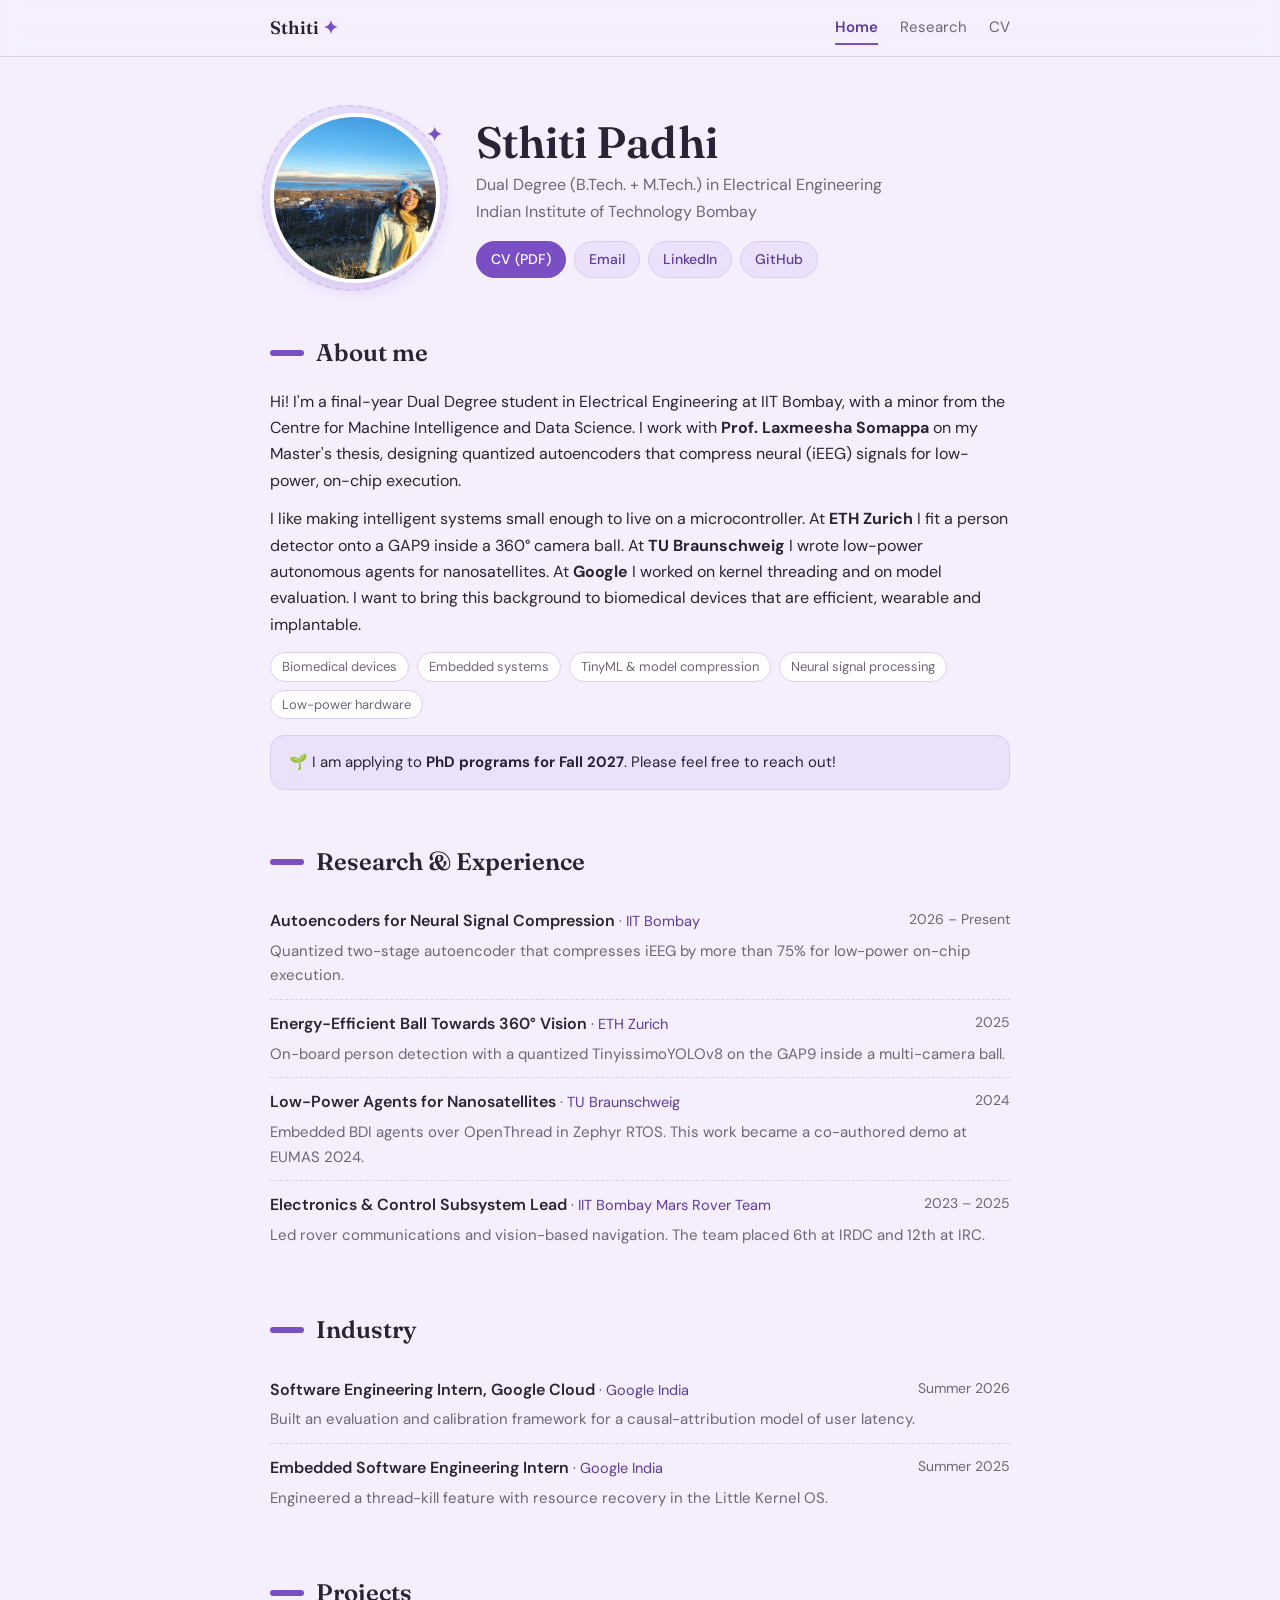
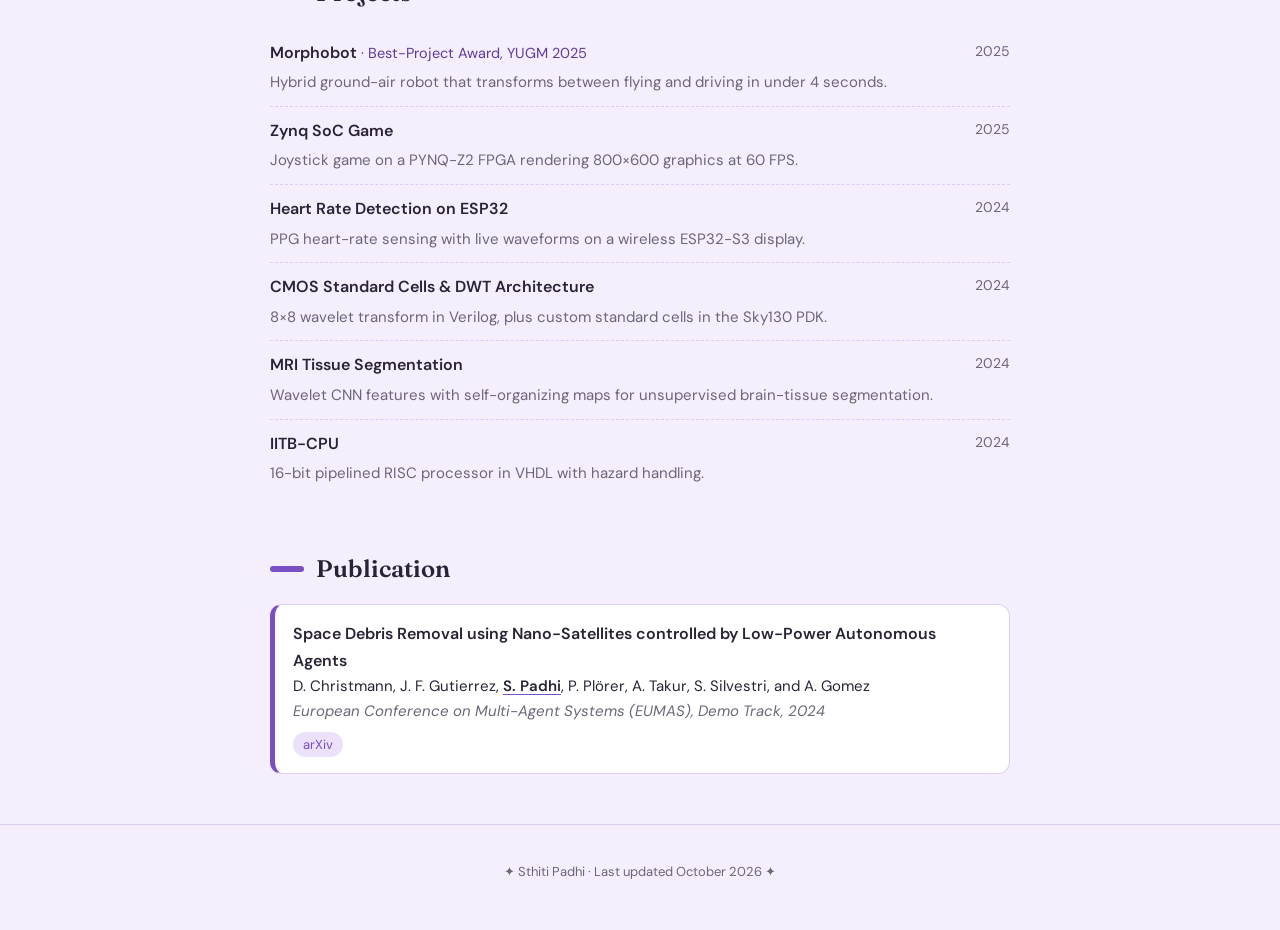
<file: index.html>
<!doctype html>
<html lang="en">
<head>
<meta charset="utf-8">
<meta name="color-scheme" content="light">
<meta name="viewport" content="width=device-width, initial-scale=1">
<title>Sthiti Padhi</title>
<meta name="description" content="Sthiti Padhi — Electrical Engineering, IIT Bombay. Embedded systems for biomedical devices.">
<link rel="preconnect" href="https://fonts.googleapis.com">
<link rel="preconnect" href="https://fonts.gstatic.com" crossorigin>
<link href="https://fonts.googleapis.com/css2?family=Fraunces:opsz,wght@9..144,500;9..144,600&family=DM+Sans:wght@400;500;600&display=swap" rel="stylesheet">
<link rel="stylesheet" href="style.css">
</head>
<body>

<nav>
  <div class="wrap">
    <a class="brand" href="index.html">Sthiti <span>✦</span></a>
    <a class="link active" href="index.html">Home</a>
    <a class="link" href="research.html">Research</a>
    <a class="link" href="cv.html">CV</a>
  </div>
</nav>

<main class="wrap">

  <header>
    <div class="hero">
      <div class="photo" id="photo">
        <!-- PHOTO: upload a square-ish picture named photo.jpg next to this file -->
        <img src="photo.jpg" alt="Photo of Sthiti Padhi" onerror="this.style.display='none'; document.getElementById('photo').classList.add('no-img');">
        <div class="initials">SP</div>
        <span class="sparkle" aria-hidden="true">✦</span>
      </div>
      <div>
        <h1>Sthiti Padhi</h1>
        <p class="tagline">Dual Degree (B.Tech. + M.Tech.) in Electrical Engineering<br>Indian Institute of Technology Bombay</p>
        <div class="pills">
          <a class="pill primary" href="cv.pdf" target="_blank">CV (PDF)</a>
          <a class="pill" href="mailto:sthiti_padhi@iitb.ac.in">Email</a>
          <a class="pill" href="https://www.linkedin.com/in/sthiti-padhi-49956b264" target="_blank">LinkedIn</a>
          <a class="pill" href="https://github.com/Sthiti9" target="_blank">GitHub</a>
        </div>
      </div>
    </div>
  </header>

  <section id="about">
    <h2>About me</h2>
    <p>Hi! I'm a final-year Dual Degree student in Electrical Engineering at IIT Bombay, with a minor from the Centre for Machine Intelligence and Data Science. I work with <strong>Prof. Laxmeesha Somappa</strong> on my Master's thesis, designing quantized autoencoders that compress neural (iEEG) signals for low-power, on-chip execution.</p>
    <p>I like making intelligent systems small enough to live on a microcontroller. At <strong>ETH Zurich</strong> I fit a person detector onto a GAP9 inside a 360° camera ball. At <strong>TU Braunschweig</strong> I wrote low-power autonomous agents for nanosatellites. At <strong>Google</strong> I worked on kernel threading and on model evaluation. I want to bring this background to biomedical devices that are efficient, wearable and implantable.</p>
    <div class="interests">
      <span class="tag">Biomedical devices</span>
      <span class="tag">Embedded systems</span>
      <span class="tag">TinyML &amp; model compression</span>
      <span class="tag">Neural signal processing</span>
      <span class="tag">Low-power hardware</span>
    </div>
    <div class="callout">🌱 I am applying to <strong>PhD programs for Fall 2027</strong>. Please feel free to reach out!</div>
  </section>

  <section id="research">
    <h2>Research &amp; Experience</h2>
    <ul class="oneliners">
      <li>
        <a class="t" href="research.html#thesis">Autoencoders for Neural Signal Compression <span class="org">· IIT Bombay</span></a>
        <span class="d">2026 – Present</span>
        <span class="desc">Quantized two-stage autoencoder that compresses iEEG by more than 75% for low-power on-chip execution.</span>
      </li>
      <li>
        <a class="t" href="research.html#eth">Energy-Efficient Ball Towards 360° Vision <span class="org">· ETH Zurich</span></a>
        <span class="d">2025</span>
        <span class="desc">On-board person detection with a quantized TinyissimoYOLOv8 on the GAP9 inside a multi-camera ball.</span>
      </li>
      <li>
        <a class="t" href="research.html#tubs">Low-Power Agents for Nanosatellites <span class="org">· TU Braunschweig</span></a>
        <span class="d">2024</span>
        <span class="desc">Embedded BDI agents over OpenThread in Zephyr RTOS. This work became a co-authored demo at EUMAS 2024.</span>
      </li>
      <li>
        <a class="t" href="research.html#rover">Electronics &amp; Control Subsystem Lead <span class="org">· IIT Bombay Mars Rover Team</span></a>
        <span class="d">2023 – 2025</span>
        <span class="desc">Led rover communications and vision-based navigation. The team placed 6th at IRDC and 12th at IRC.</span>
      </li>
    </ul>
  </section>

  <section id="industry">
    <h2>Industry</h2>
    <ul class="oneliners">
      <li>
        <span class="t">Software Engineering Intern, Google Cloud <span class="org">· Google India</span></span>
        <span class="d">Summer 2026</span>
        <span class="desc">Built an evaluation and calibration framework for a causal-attribution model of user latency.</span>
      </li>
      <li>
        <span class="t">Embedded Software Engineering Intern <span class="org">· Google India</span></span>
        <span class="d">Summer 2025</span>
        <span class="desc">Engineered a thread-kill feature with resource recovery in the Little Kernel OS.</span>
      </li>
    </ul>
  </section>

  <section id="projects">
    <h2>Projects</h2>
    <ul class="oneliners">
      <li>
        <a class="t" href="research.html#morphobot">Morphobot <span class="org">· Best-Project Award, YUGM 2025</span></a>
        <span class="d">2025</span>
        <span class="desc">Hybrid ground-air robot that transforms between flying and driving in under 4 seconds.</span>
      </li>
      <li>
        <a class="t" href="research.html#zynq">Zynq SoC Game</a>
        <span class="d">2025</span>
        <span class="desc">Joystick game on a PYNQ-Z2 FPGA rendering 800×600 graphics at 60 FPS.</span>
      </li>
      <li>
        <a class="t" href="research.html#heartrate">Heart Rate Detection on ESP32</a>
        <span class="d">2024</span>
        <span class="desc">PPG heart-rate sensing with live waveforms on a wireless ESP32-S3 display.</span>
      </li>
      <li>
        <a class="t" href="research.html#vlsi">CMOS Standard Cells &amp; DWT Architecture</a>
        <span class="d">2024</span>
        <span class="desc">8×8 wavelet transform in Verilog, plus custom standard cells in the Sky130 PDK.</span>
      </li>
      <li>
        <a class="t" href="research.html#mri">MRI Tissue Segmentation</a>
        <span class="d">2024</span>
        <span class="desc">Wavelet CNN features with self-organizing maps for unsupervised brain-tissue segmentation.</span>
      </li>
      <li>
        <a class="t" href="research.html#cpu">IITB-CPU</a>
        <span class="d">2024</span>
        <span class="desc">16-bit pipelined RISC processor in VHDL with hazard handling.</span>
      </li>
    </ul>
  </section>

  <section id="publications">
    <h2>Publication</h2>
    <div class="pub">
      <div class="title">Space Debris Removal using Nano-Satellites controlled by Low-Power Autonomous Agents</div>
      D. Christmann, J. F. Gutierrez, <span class="me">S. Padhi</span>, P. Plörer, A. Takur, S. Silvestri, and A. Gomez<br>
      <span class="venue">European Conference on Multi-Agent Systems (EUMAS), Demo Track, 2024</span>
      <div class="links"><a href="https://arxiv.org/abs/2601.00465" target="_blank">arXiv</a></div>
    </div>
  </section>

</main>

<footer>
  <div class="wrap">✦ Sthiti Padhi · Last updated October 2026 ✦</div>
</footer>

</body>
</html>
</file>
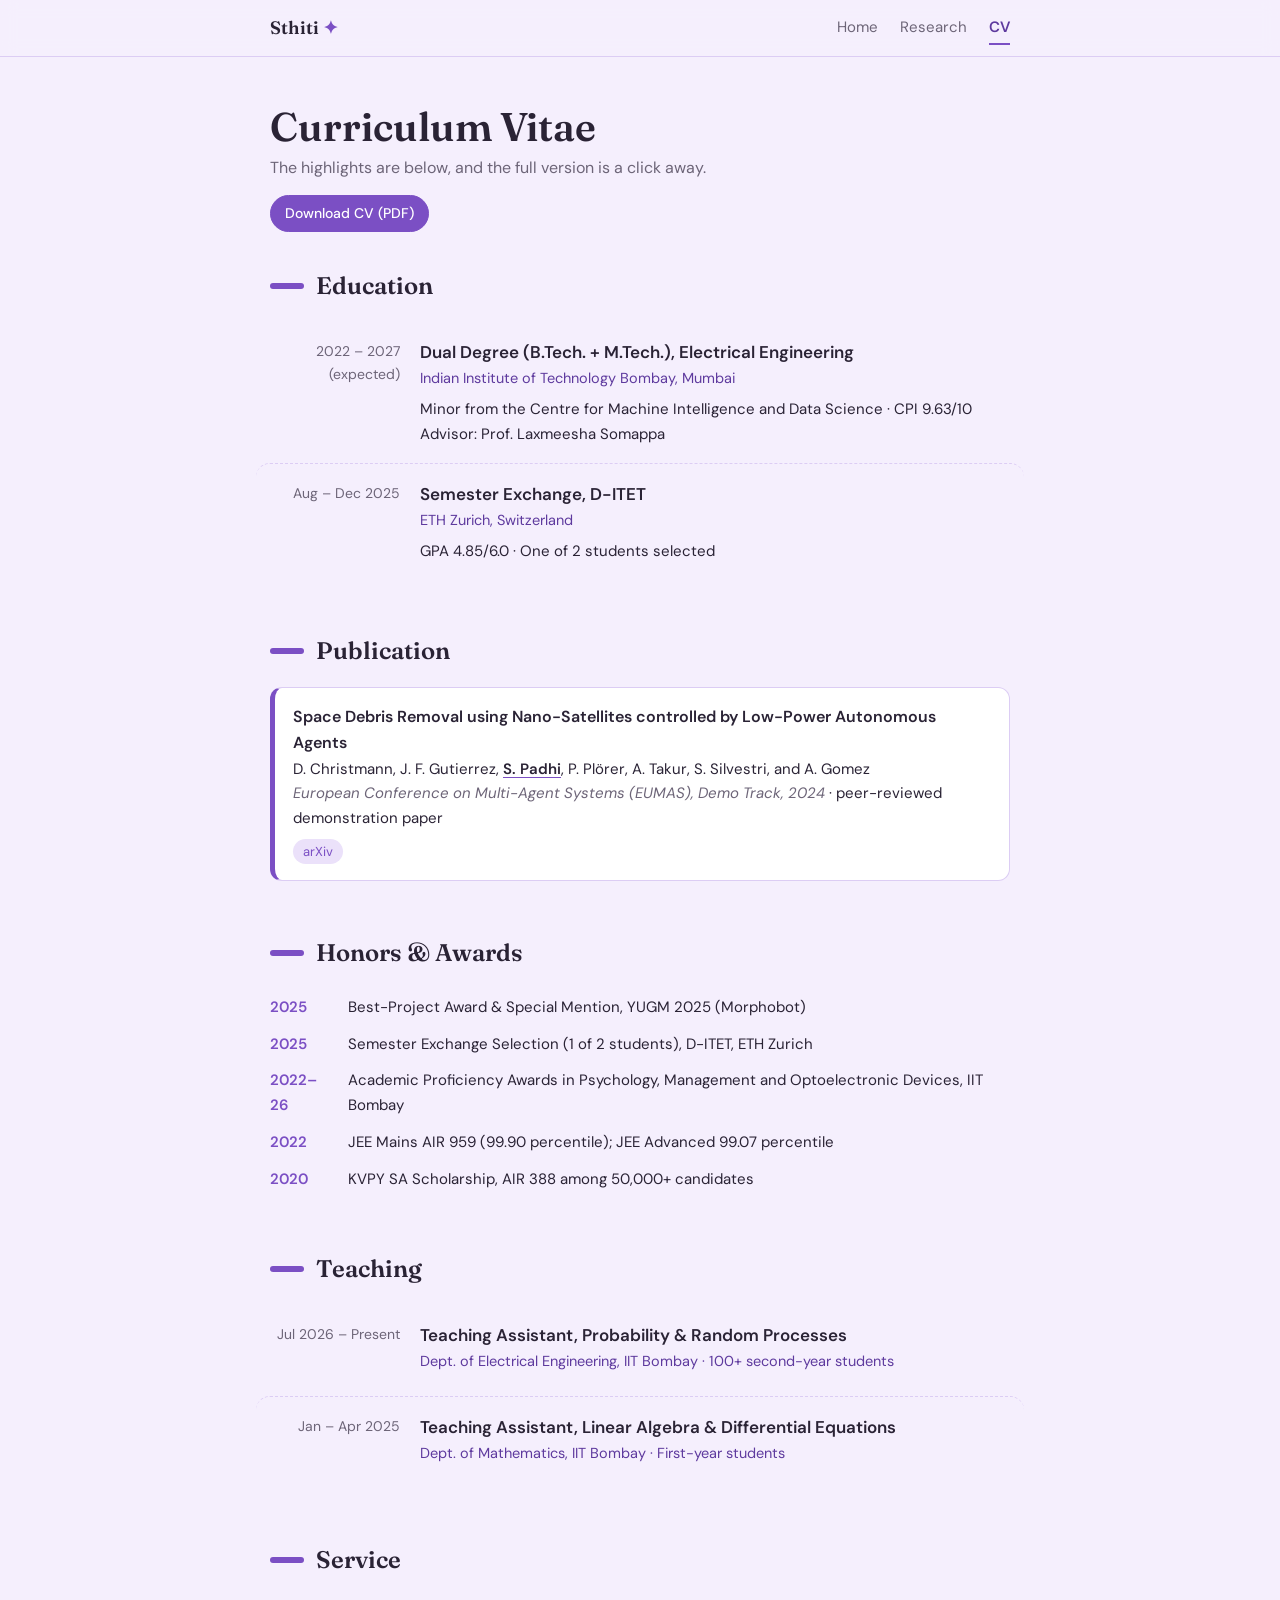
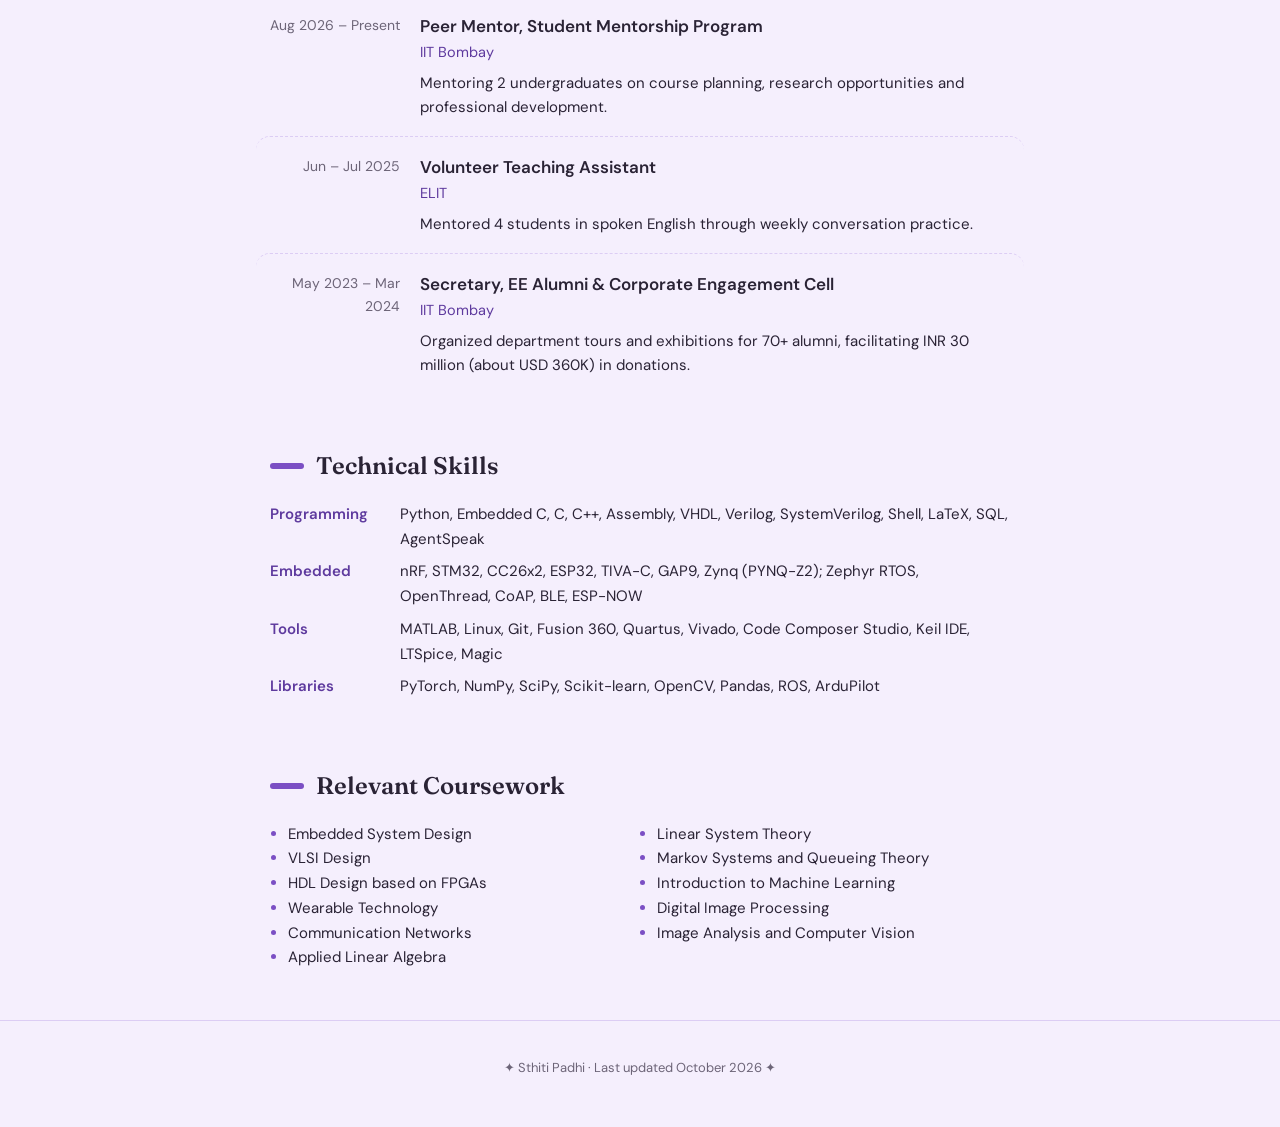
<file: cv.html>
<!doctype html>
<html lang="en">
<head>
<meta charset="utf-8">
<meta name="color-scheme" content="light">
<meta name="viewport" content="width=device-width, initial-scale=1">
<title>CV · Sthiti Padhi</title>
<link rel="preconnect" href="https://fonts.googleapis.com">
<link rel="preconnect" href="https://fonts.gstatic.com" crossorigin>
<link href="https://fonts.googleapis.com/css2?family=Fraunces:opsz,wght@9..144,500;9..144,600&family=DM+Sans:wght@400;500;600&display=swap" rel="stylesheet">
<link rel="stylesheet" href="style.css">
</head>
<body>

<nav>
  <div class="wrap">
    <a class="brand" href="index.html">Sthiti <span>✦</span></a>
    <a class="link" href="index.html">Home</a>
    <a class="link" href="research.html">Research</a>
    <a class="link active" href="cv.html">CV</a>
  </div>
</nav>

<main class="wrap">

  <div class="page-head">
    <h1>Curriculum Vitae</h1>
    <p style="margin-bottom:14px">The highlights are below, and the full version is a click away.</p>
    <a class="pill primary" href="cv.pdf" target="_blank">Download CV (PDF)</a>
  </div>

  <section>
    <h2>Education</h2>
    <div class="entry">
      <div class="date">2022 – 2027<br>(expected)</div>
      <div>
        <h3>Dual Degree (B.Tech. + M.Tech.), Electrical Engineering</h3>
        <div class="where">Indian Institute of Technology Bombay, Mumbai</div>
        <p class="lead">Minor from the Centre for Machine Intelligence and Data Science · CPI 9.63/10<br>Advisor: Prof. Laxmeesha Somappa</p>
      </div>
    </div>
    <div class="entry">
      <div class="date">Aug – Dec 2025</div>
      <div>
        <h3>Semester Exchange, D-ITET</h3>
        <div class="where">ETH Zurich, Switzerland</div>
        <p class="lead">GPA 4.85/6.0 · One of 2 students selected</p>
      </div>
    </div>
  </section>

  <section>
    <h2>Publication</h2>
    <div class="pub">
      <div class="title">Space Debris Removal using Nano-Satellites controlled by Low-Power Autonomous Agents</div>
      D. Christmann, J. F. Gutierrez, <span class="me">S. Padhi</span>, P. Plörer, A. Takur, S. Silvestri, and A. Gomez<br>
      <span class="venue">European Conference on Multi-Agent Systems (EUMAS), Demo Track, 2024</span> · peer-reviewed demonstration paper
      <div class="links"><a href="https://arxiv.org/abs/2601.00465" target="_blank">arXiv</a></div>
    </div>
  </section>

  <section>
    <h2>Honors &amp; Awards</h2>
    <div class="award"><span class="yr">2025</span><span>Best-Project Award &amp; Special Mention, YUGM 2025 (Morphobot)</span></div>
    <div class="award"><span class="yr">2025</span><span>Semester Exchange Selection (1 of 2 students), D-ITET, ETH Zurich</span></div>
    <div class="award"><span class="yr">2022–26</span><span>Academic Proficiency Awards in Psychology, Management and Optoelectronic Devices, IIT Bombay</span></div>
    <div class="award"><span class="yr">2022</span><span>JEE Mains AIR 959 (99.90 percentile); JEE Advanced 99.07 percentile</span></div>
    <div class="award"><span class="yr">2020</span><span>KVPY SA Scholarship, AIR 388 among 50,000+ candidates</span></div>
  </section>

  <section>
    <h2>Teaching</h2>
    <div class="entry">
      <div class="date">Jul 2026 – Present</div>
      <div><h3>Teaching Assistant, Probability &amp; Random Processes</h3><div class="where">Dept. of Electrical Engineering, IIT Bombay · 100+ second-year students</div></div>
    </div>
    <div class="entry">
      <div class="date">Jan – Apr 2025</div>
      <div><h3>Teaching Assistant, Linear Algebra &amp; Differential Equations</h3><div class="where">Dept. of Mathematics, IIT Bombay · First-year students</div></div>
    </div>
  </section>

  <section>
    <h2>Service</h2>
    <div class="entry">
      <div class="date">Aug 2026 – Present</div>
      <div><h3>Peer Mentor, Student Mentorship Program</h3><div class="where">IIT Bombay</div><p class="lead">Mentoring 2 undergraduates on course planning, research opportunities and professional development.</p></div>
    </div>
    <div class="entry">
      <div class="date">Jun – Jul 2025</div>
      <div><h3>Volunteer Teaching Assistant</h3><div class="where">ELIT</div><p class="lead">Mentored 4 students in spoken English through weekly conversation practice.</p></div>
    </div>
    <div class="entry">
      <div class="date">May 2023 – Mar 2024</div>
      <div><h3>Secretary, EE Alumni &amp; Corporate Engagement Cell</h3><div class="where">IIT Bombay</div><p class="lead">Organized department tours and exhibitions for 70+ alumni, facilitating INR 30 million (about USD 360K) in donations.</p></div>
    </div>
  </section>

  <section>
    <h2>Technical Skills</h2>
    <dl class="skills">
      <dt>Programming</dt><dd>Python, Embedded C, C, C++, Assembly, VHDL, Verilog, SystemVerilog, Shell, LaTeX, SQL, AgentSpeak</dd>
      <dt>Embedded</dt><dd>nRF, STM32, CC26x2, ESP32, TIVA-C, GAP9, Zynq (PYNQ-Z2); Zephyr RTOS, OpenThread, CoAP, BLE, ESP-NOW</dd>
      <dt>Tools</dt><dd>MATLAB, Linux, Git, Fusion 360, Quartus, Vivado, Code Composer Studio, Keil IDE, LTSpice, Magic</dd>
      <dt>Libraries</dt><dd>PyTorch, NumPy, SciPy, Scikit-learn, OpenCV, Pandas, ROS, ArduPilot</dd>
    </dl>
  </section>

  <section>
    <h2>Relevant Coursework</h2>
    <ul class="courses">
      <li>Embedded System Design</li>
      <li>VLSI Design</li>
      <li>HDL Design based on FPGAs</li>
      <li>Wearable Technology</li>
      <li>Communication Networks</li>
      <li>Applied Linear Algebra</li>
      <li>Linear System Theory</li>
      <li>Markov Systems and Queueing Theory</li>
      <li>Introduction to Machine Learning</li>
      <li>Digital Image Processing</li>
      <li>Image Analysis and Computer Vision</li>
    </ul>
  </section>

</main>

<footer>
  <div class="wrap">✦ Sthiti Padhi · Last updated October 2026 ✦</div>
</footer>

</body>
</html>
</file>
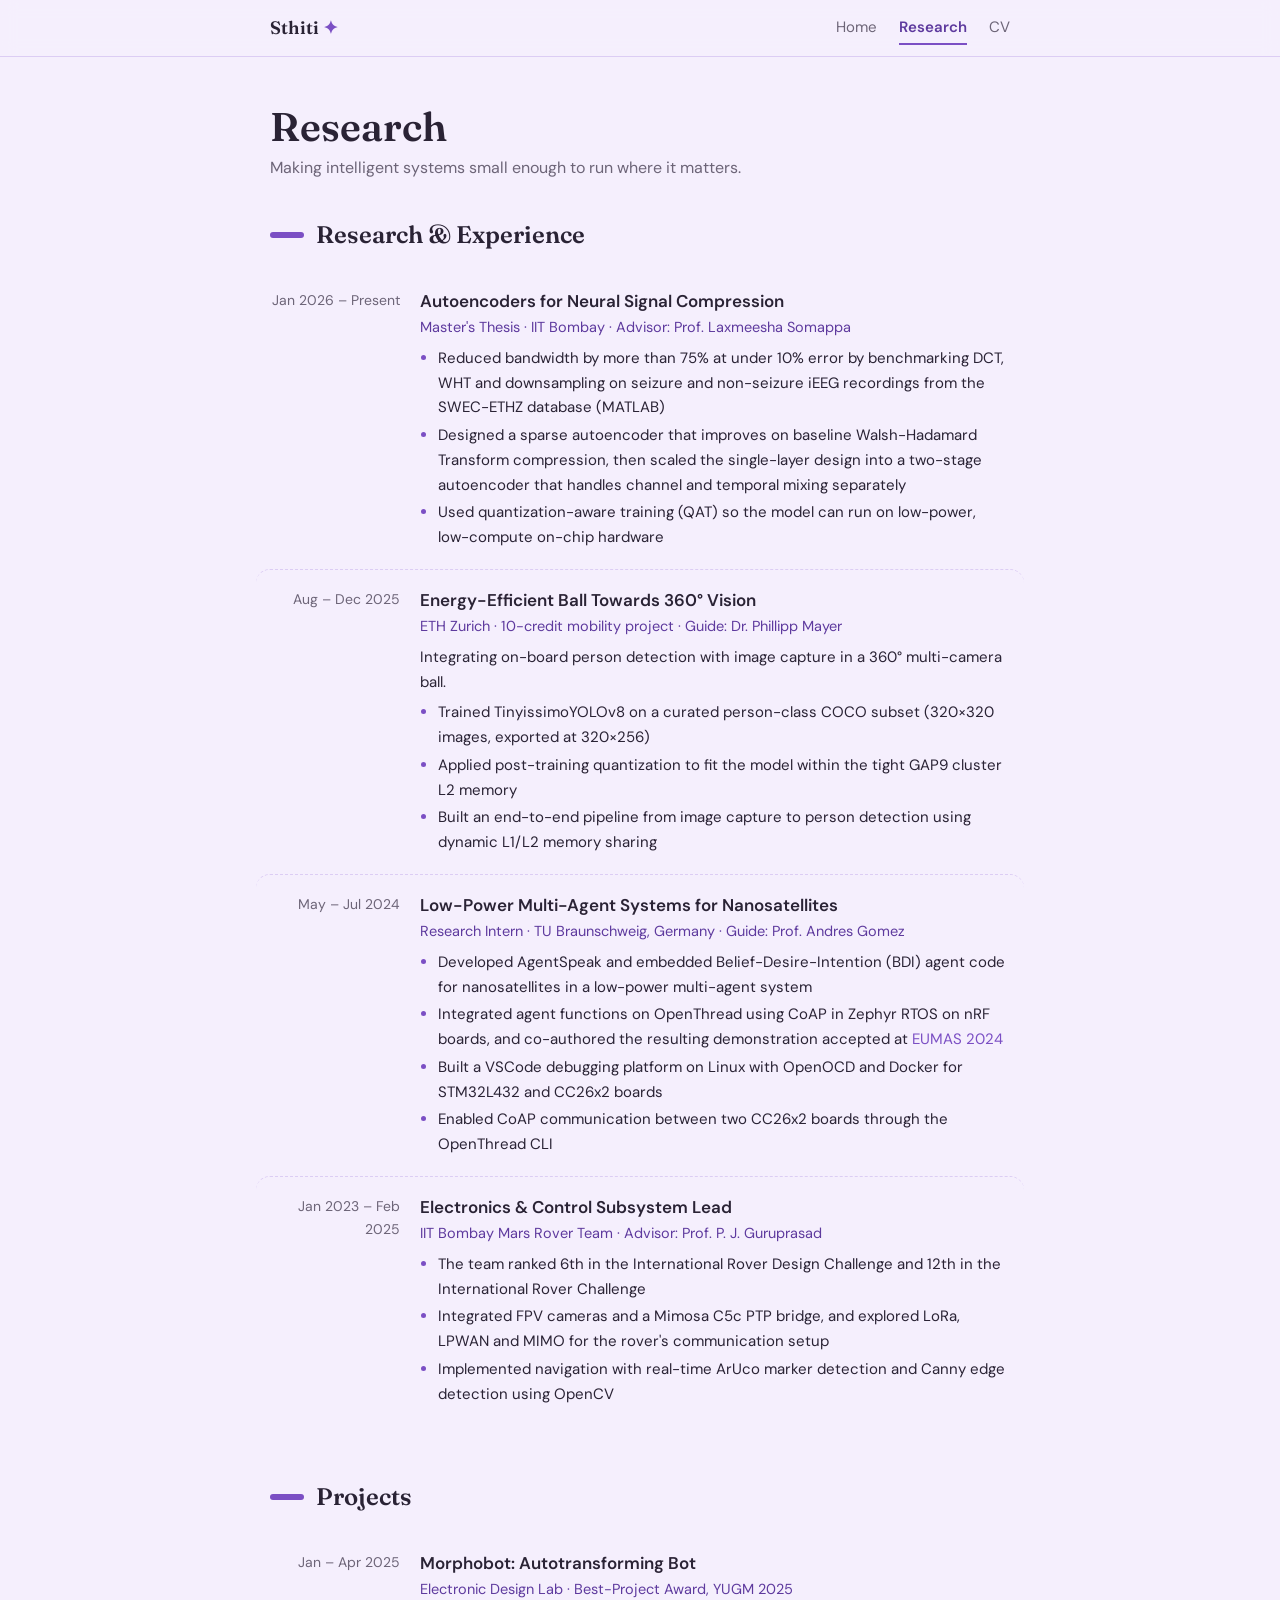
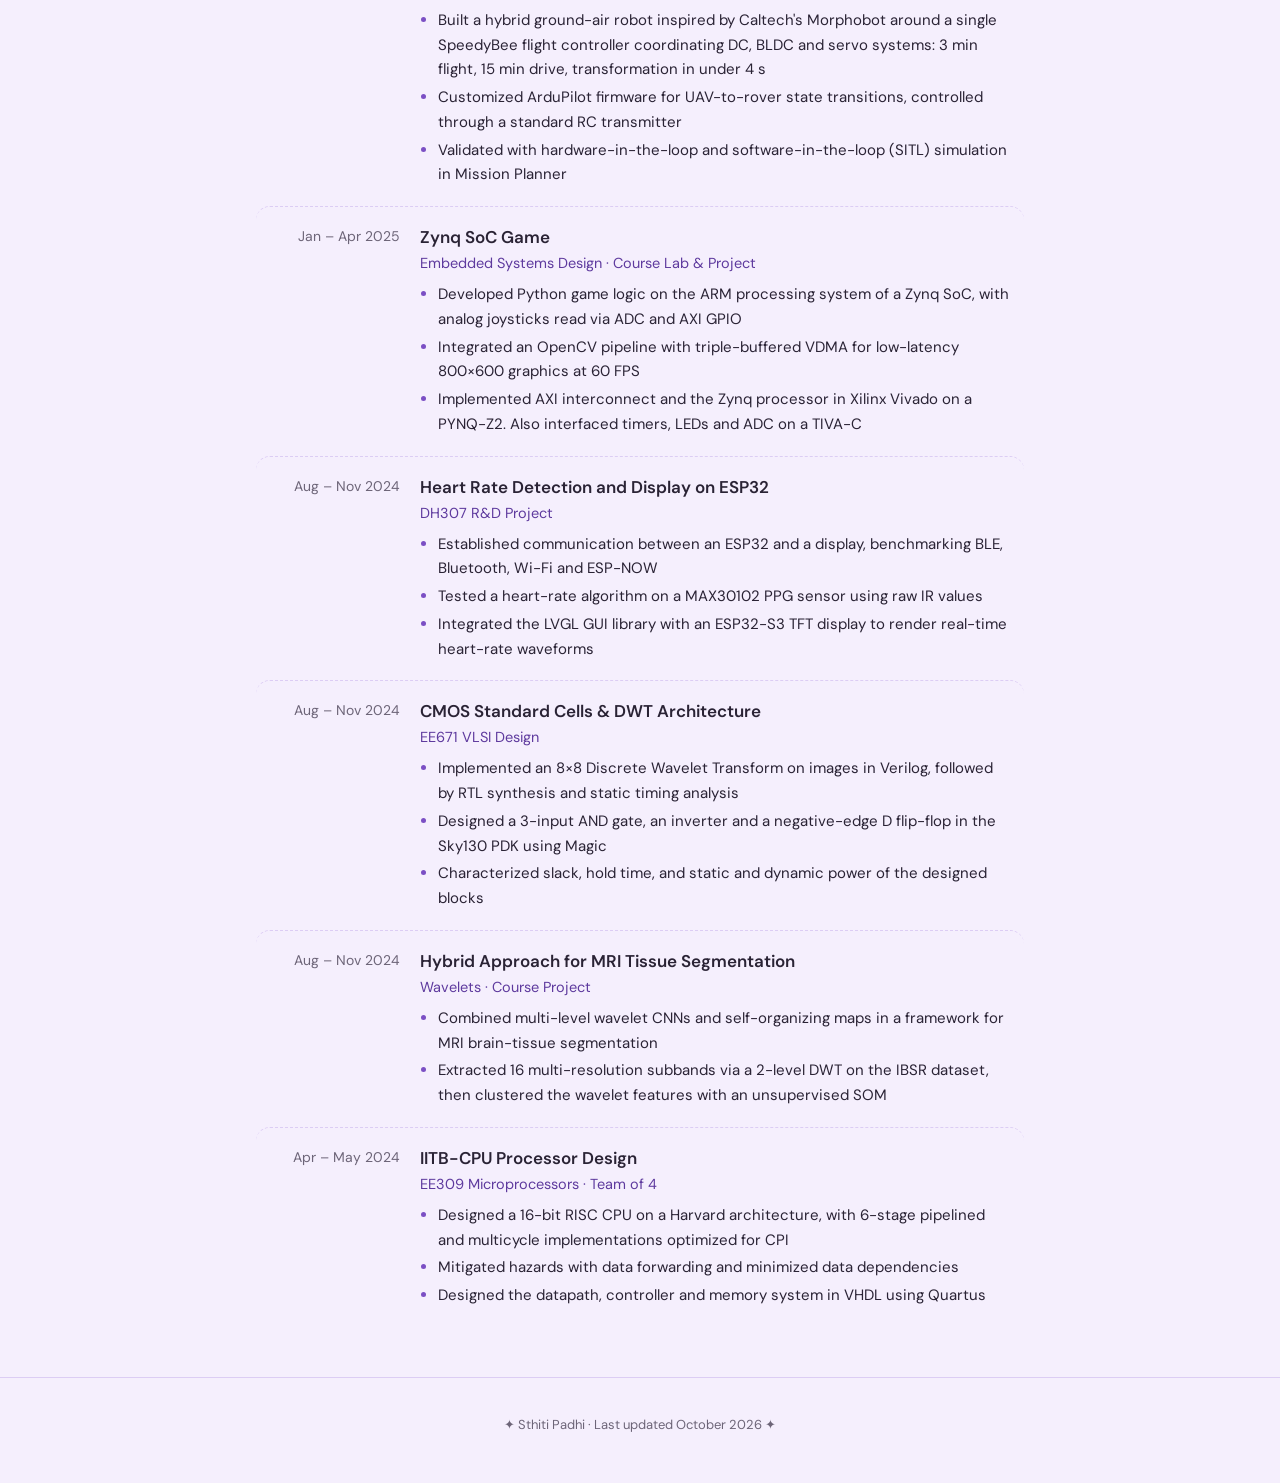
<file: research.html>
<!doctype html>
<html lang="en">
<head>
<meta charset="utf-8">
<meta name="color-scheme" content="light">
<meta name="viewport" content="width=device-width, initial-scale=1">
<title>Research · Sthiti Padhi</title>
<link rel="preconnect" href="https://fonts.googleapis.com">
<link rel="preconnect" href="https://fonts.gstatic.com" crossorigin>
<link href="https://fonts.googleapis.com/css2?family=Fraunces:opsz,wght@9..144,500;9..144,600&family=DM+Sans:wght@400;500;600&display=swap" rel="stylesheet">
<link rel="stylesheet" href="style.css">
</head>
<body>

<nav>
  <div class="wrap">
    <a class="brand" href="index.html">Sthiti <span>✦</span></a>
    <a class="link" href="index.html">Home</a>
    <a class="link active" href="research.html">Research</a>
    <a class="link" href="cv.html">CV</a>
  </div>
</nav>

<main class="wrap">

  <div class="page-head">
    <h1>Research</h1>
    <p>Making intelligent systems small enough to run where it matters.</p>
  </div>

  <section>
    <h2>Research &amp; Experience</h2>

    <div class="entry" id="thesis">
      <div class="date">Jan 2026 – Present</div>
      <div>
        <h3>Autoencoders for Neural Signal Compression</h3>
        <div class="where">Master's Thesis · IIT Bombay · Advisor: Prof. Laxmeesha Somappa</div>
        <ul>
          <li>Reduced bandwidth by more than 75% at under 10% error by benchmarking DCT, WHT and downsampling on seizure and non-seizure iEEG recordings from the SWEC-ETHZ database (MATLAB)</li>
          <li>Designed a sparse autoencoder that improves on baseline Walsh-Hadamard Transform compression, then scaled the single-layer design into a two-stage autoencoder that handles channel and temporal mixing separately</li>
          <li>Used quantization-aware training (QAT) so the model can run on low-power, low-compute on-chip hardware</li>
        </ul>
      </div>
    </div>

    <div class="entry" id="eth">
      <div class="date">Aug – Dec 2025</div>
      <div>
        <h3>Energy-Efficient Ball Towards 360° Vision</h3>
        <div class="where">ETH Zurich · 10-credit mobility project · Guide: Dr. Phillipp Mayer</div>
        <p class="lead">Integrating on-board person detection with image capture in a 360° multi-camera ball.</p>
        <ul>
          <li>Trained TinyissimoYOLOv8 on a curated person-class COCO subset (320×320 images, exported at 320×256)</li>
          <li>Applied post-training quantization to fit the model within the tight GAP9 cluster L2 memory</li>
          <li>Built an end-to-end pipeline from image capture to person detection using dynamic L1/L2 memory sharing</li>
        </ul>
      </div>
    </div>

    <div class="entry" id="tubs">
      <div class="date">May – Jul 2024</div>
      <div>
        <h3>Low-Power Multi-Agent Systems for Nanosatellites</h3>
        <div class="where">Research Intern · TU Braunschweig, Germany · Guide: Prof. Andres Gomez</div>
        <ul>
          <li>Developed AgentSpeak and embedded Belief-Desire-Intention (BDI) agent code for nanosatellites in a low-power multi-agent system</li>
          <li>Integrated agent functions on OpenThread using CoAP in Zephyr RTOS on nRF boards, and co-authored the resulting demonstration accepted at <a href="https://arxiv.org/abs/2601.00465" target="_blank">EUMAS 2024</a></li>
          <li>Built a VSCode debugging platform on Linux with OpenOCD and Docker for STM32L432 and CC26x2 boards</li>
          <li>Enabled CoAP communication between two CC26x2 boards through the OpenThread CLI</li>
        </ul>
      </div>
    </div>

    <div class="entry" id="rover">
      <div class="date">Jan 2023 – Feb 2025</div>
      <div>
        <h3>Electronics &amp; Control Subsystem Lead</h3>
        <div class="where">IIT Bombay Mars Rover Team · Advisor: Prof. P. J. Guruprasad</div>
        <ul>
          <li>The team ranked 6th in the International Rover Design Challenge and 12th in the International Rover Challenge</li>
          <li>Integrated FPV cameras and a Mimosa C5c PTP bridge, and explored LoRa, LPWAN and MIMO for the rover's communication setup</li>
          <li>Implemented navigation with real-time ArUco marker detection and Canny edge detection using OpenCV</li>
        </ul>
      </div>
    </div>
  </section>

  <section>
    <h2>Projects</h2>

    <div class="entry" id="morphobot">
      <div class="date">Jan – Apr 2025</div>
      <div>
        <h3>Morphobot: Autotransforming Bot</h3>
        <div class="where">Electronic Design Lab · Best-Project Award, YUGM 2025</div>
        <ul>
          <li>Built a hybrid ground-air robot inspired by Caltech's Morphobot around a single SpeedyBee flight controller coordinating DC, BLDC and servo systems: 3 min flight, 15 min drive, transformation in under 4 s</li>
          <li>Customized ArduPilot firmware for UAV-to-rover state transitions, controlled through a standard RC transmitter</li>
          <li>Validated with hardware-in-the-loop and software-in-the-loop (SITL) simulation in Mission Planner</li>
        </ul>
      </div>
    </div>

    <div class="entry" id="zynq">
      <div class="date">Jan – Apr 2025</div>
      <div>
        <h3>Zynq SoC Game</h3>
        <div class="where">Embedded Systems Design · Course Lab &amp; Project</div>
        <ul>
          <li>Developed Python game logic on the ARM processing system of a Zynq SoC, with analog joysticks read via ADC and AXI GPIO</li>
          <li>Integrated an OpenCV pipeline with triple-buffered VDMA for low-latency 800×600 graphics at 60 FPS</li>
          <li>Implemented AXI interconnect and the Zynq processor in Xilinx Vivado on a PYNQ-Z2. Also interfaced timers, LEDs and ADC on a TIVA-C</li>
        </ul>
      </div>
    </div>

    <div class="entry" id="heartrate">
      <div class="date">Aug – Nov 2024</div>
      <div>
        <h3>Heart Rate Detection and Display on ESP32</h3>
        <div class="where">DH307 R&amp;D Project</div>
        <ul>
          <li>Established communication between an ESP32 and a display, benchmarking BLE, Bluetooth, Wi-Fi and ESP-NOW</li>
          <li>Tested a heart-rate algorithm on a MAX30102 PPG sensor using raw IR values</li>
          <li>Integrated the LVGL GUI library with an ESP32-S3 TFT display to render real-time heart-rate waveforms</li>
        </ul>
      </div>
    </div>

    <div class="entry" id="vlsi">
      <div class="date">Aug – Nov 2024</div>
      <div>
        <h3>CMOS Standard Cells &amp; DWT Architecture</h3>
        <div class="where">EE671 VLSI Design</div>
        <ul>
          <li>Implemented an 8×8 Discrete Wavelet Transform on images in Verilog, followed by RTL synthesis and static timing analysis</li>
          <li>Designed a 3-input AND gate, an inverter and a negative-edge D flip-flop in the Sky130 PDK using Magic</li>
          <li>Characterized slack, hold time, and static and dynamic power of the designed blocks</li>
        </ul>
      </div>
    </div>

    <div class="entry" id="mri">
      <div class="date">Aug – Nov 2024</div>
      <div>
        <h3>Hybrid Approach for MRI Tissue Segmentation</h3>
        <div class="where">Wavelets · Course Project</div>
        <ul>
          <li>Combined multi-level wavelet CNNs and self-organizing maps in a framework for MRI brain-tissue segmentation</li>
          <li>Extracted 16 multi-resolution subbands via a 2-level DWT on the IBSR dataset, then clustered the wavelet features with an unsupervised SOM</li>
        </ul>
      </div>
    </div>

    <div class="entry" id="cpu">
      <div class="date">Apr – May 2024</div>
      <div>
        <h3>IITB-CPU Processor Design</h3>
        <div class="where">EE309 Microprocessors · Team of 4</div>
        <ul>
          <li>Designed a 16-bit RISC CPU on a Harvard architecture, with 6-stage pipelined and multicycle implementations optimized for CPI</li>
          <li>Mitigated hazards with data forwarding and minimized data dependencies</li>
          <li>Designed the datapath, controller and memory system in VHDL using Quartus</li>
        </ul>
      </div>
    </div>
  </section>

</main>

<footer>
  <div class="wrap">✦ Sthiti Padhi · Last updated October 2026 ✦</div>
</footer>

</body>
</html>
</file>
<file: style.css>
:root {
  --accent: #7b4fc4;
  --accent-deep: #5e3a9e;
  --accent-soft: #ebe1fa;
  --accent-line: #dccdf4;
  --bg: #f5effd;
  --text: #2a2335;
  --muted: #6d6578;
  --card: #ffffff;
}

* { box-sizing: border-box; }
html { scroll-behavior: smooth; color-scheme: light; }
body {
  margin: 0;
  background: var(--bg);
  color: var(--text);
  font-family: "DM Sans", system-ui, sans-serif;
  font-size: 16px;
  line-height: 1.65;
  -webkit-font-smoothing: antialiased;
}
a { color: var(--accent); text-decoration: none; }
a:hover { text-decoration: underline wavy; text-underline-offset: 4px; text-decoration-thickness: 1px; }

.wrap { max-width: 780px; margin: 0 auto; padding: 0 20px; }

/* ---------- nav ---------- */
nav {
  position: sticky; top: 0; z-index: 10;
  background: color-mix(in srgb, var(--bg) 88%, transparent);
  backdrop-filter: blur(8px);
  border-bottom: 1px solid var(--accent-line);
}
nav .wrap { display: flex; gap: 22px; align-items: center; height: 56px; }
nav .brand { font-family: "Fraunces", serif; font-weight: 600; font-size: 18px; color: var(--text); margin-right: auto; }
nav .brand span { color: var(--accent); }
nav .brand:hover { text-decoration: none; }
nav a.link { color: var(--muted); font-size: 15px; padding: 4px 0; border-bottom: 2px solid transparent; }
nav a.link:hover { color: var(--accent); text-decoration: none; }
nav a.link.active { color: var(--accent-deep); font-weight: 600; border-bottom-color: var(--accent); }

/* ---------- hero (home) ---------- */
header { padding: 56px 0 24px; }
.hero { display: flex; gap: 36px; align-items: center; }
.photo { position: relative; flex: 0 0 170px; width: 170px; height: 170px; }
.photo::before {
  content: ""; position: absolute; inset: -8px;
  border-radius: 46% 54% 52% 48% / 50% 44% 56% 50%;
  background: var(--accent-soft);
  border: 2px dashed var(--accent-line);
}
.photo img, .photo .initials {
  position: relative; width: 100%; height: 100%;
  border-radius: 50%; object-fit: cover;
  border: 4px solid var(--card);
  box-shadow: 0 6px 20px rgba(123, 79, 196, 0.18);
}
.photo .initials {
  display: none; place-items: center;
  background: linear-gradient(140deg, #efe6fd, #ddccf8);
  font-family: "Fraunces", serif; font-size: 52px; color: var(--accent-deep);
}
.photo.no-img .initials { display: grid; }
.sparkle {
  position: absolute; right: -4px; top: 4px; font-size: 22px; color: var(--accent);
  animation: twinkle 3s ease-in-out infinite;
}
@keyframes twinkle { 0%,100% { transform: scale(1) rotate(0); opacity: 1; } 50% { transform: scale(.75) rotate(20deg); opacity: .6; } }

h1 { font-family: "Fraunces", serif; font-weight: 600; font-size: 44px; line-height: 1.1; margin: 0 0 6px; }
.tagline { color: var(--muted); margin: 0 0 16px; }
.pills { display: flex; flex-wrap: wrap; gap: 8px; }
.pill {
  display: inline-flex; align-items: center; gap: 6px;
  font-size: 14px; font-weight: 500;
  padding: 6px 14px; border-radius: 999px;
  background: var(--accent-soft); color: var(--accent-deep);
  border: 1px solid var(--accent-line);
  transition: transform .15s, background .15s;
}
.pill:hover { text-decoration: none; transform: translateY(-2px); background: var(--accent-line); }
.pill.primary { background: var(--accent); color: #fff; border-color: var(--accent); }
.pill.primary:hover { background: var(--accent-deep); }

/* ---------- page title (inner pages) ---------- */
.page-head { padding: 48px 0 8px; }
.page-head h1 { font-size: 40px; }
.page-head p { color: var(--muted); margin: 0; }

/* ---------- sections ---------- */
section { padding: 26px 0; scroll-margin-top: 66px; }
h2 {
  font-family: "Fraunces", serif; font-weight: 600; font-size: 24px;
  display: flex; align-items: center; gap: 12px; margin: 0 0 16px;
}
h2::before { content: ""; width: 34px; height: 6px; border-radius: 6px; background: var(--accent); }
p { margin: 0 0 12px; }
.more { font-size: 14px; margin-top: 10px; display: inline-block; }

.callout {
  background: var(--accent-soft); border: 1px solid var(--accent-line);
  border-radius: 14px; padding: 14px 18px; margin-top: 16px; font-size: 15px;
}
.interests { display: flex; flex-wrap: wrap; gap: 8px; margin-top: 14px; }
.tag {
  font-size: 13px; padding: 3px 11px; border-radius: 999px;
  border: 1px solid var(--accent-line); color: var(--muted); background: var(--card);
}

/* ---------- one-liner lists (home) ---------- */
.oneliners { list-style: none; margin: 0; padding: 0; }
.oneliners li {
  display: grid; grid-template-columns: 1fr auto; gap: 4px 16px;
  padding: 11px 0; border-bottom: 1px dashed var(--accent-line);
}
.oneliners li:last-child { border-bottom: none; }
.oneliners .t { font-weight: 600; }
.oneliners a.t { color: var(--text); }
.oneliners a.t::after { content: " →"; color: var(--accent); opacity: 0; transition: opacity .15s; }
.oneliners a.t:hover { color: var(--accent); text-decoration: none; }
.oneliners a.t:hover::after { opacity: 1; }
.oneliners .org { color: var(--accent-deep); font-size: 14.5px; font-weight: 400; }
.oneliners .d { color: var(--muted); font-size: 14px; white-space: nowrap; }
.oneliners .desc { grid-column: 1 / -1; color: var(--muted); font-size: 15px; }

/* ---------- detailed entries ---------- */
.entry {
  display: grid; grid-template-columns: 130px 1fr; gap: 20px;
  padding: 16px 14px; margin: 0 -14px; border-radius: 14px;
  scroll-margin-top: 70px; transition: background .4s;
}
.entry + .entry { border-top: 1px dashed var(--accent-line); }
.entry:target { background: var(--card); box-shadow: 0 0 0 2px var(--accent-line); }
.date { color: var(--muted); font-size: 14px; text-align: right; padding-top: 2px; }
.entry h3 { font-size: 17px; font-weight: 600; margin: 0; }
.entry .where { color: var(--accent-deep); font-size: 14.5px; margin: 1px 0 6px; }
.entry .lead { font-size: 15px; margin: 4px 0 0; }
.entry ul { margin: 6px 0 0; padding-left: 18px; }
.entry li { margin-bottom: 3px; font-size: 15px; }
.entry li::marker { color: var(--accent); }

.pub {
  background: var(--card); border: 1px solid var(--accent-line); border-left: 5px solid var(--accent);
  border-radius: 12px; padding: 16px 18px; font-size: 15px;
}
.pub .title { font-weight: 600; font-size: 16px; }
.pub .me { font-weight: 600; text-decoration: underline; text-decoration-color: var(--accent); text-underline-offset: 3px; }
.pub .venue { color: var(--muted); font-style: italic; }
.pub .links { margin-top: 8px; display: flex; gap: 8px; }
.pub .links a { font-size: 13px; padding: 2px 10px; border-radius: 999px; background: var(--accent-soft); }

.award { display: flex; gap: 14px; padding: 6px 0; font-size: 15px; }
.award .yr { color: var(--accent); font-weight: 600; min-width: 64px; }

.skills { display: grid; grid-template-columns: 110px 1fr; gap: 8px 20px; font-size: 15px; }
.skills dt { color: var(--accent-deep); font-weight: 600; }
.skills dd { margin: 0; }
.courses { columns: 2; padding-left: 18px; margin: 0; font-size: 15px; }
.courses li::marker { color: var(--accent); }

footer {
  text-align: center; color: var(--muted); font-size: 13px;
  padding: 36px 0 48px; border-top: 1px solid var(--accent-line); margin-top: 24px;
}

@media (max-width: 640px) {
  header { padding-top: 36px; }
  .hero { flex-direction: column; text-align: center; gap: 24px; }
  .pills { justify-content: center; }
  h1 { font-size: 36px; }
  .entry { grid-template-columns: 1fr; gap: 2px; }
  .date { text-align: left; }
  .oneliners li { grid-template-columns: 1fr; }
  .oneliners .d { order: -1; }
  .courses { columns: 1; }
  .skills { grid-template-columns: 1fr; gap: 2px; }
  .skills dd { margin-bottom: 8px; }
}
@media (prefers-reduced-motion: reduce) {
  * { animation: none !important; transition: none !important; }
  html { scroll-behavior: auto; }
}
</file>
